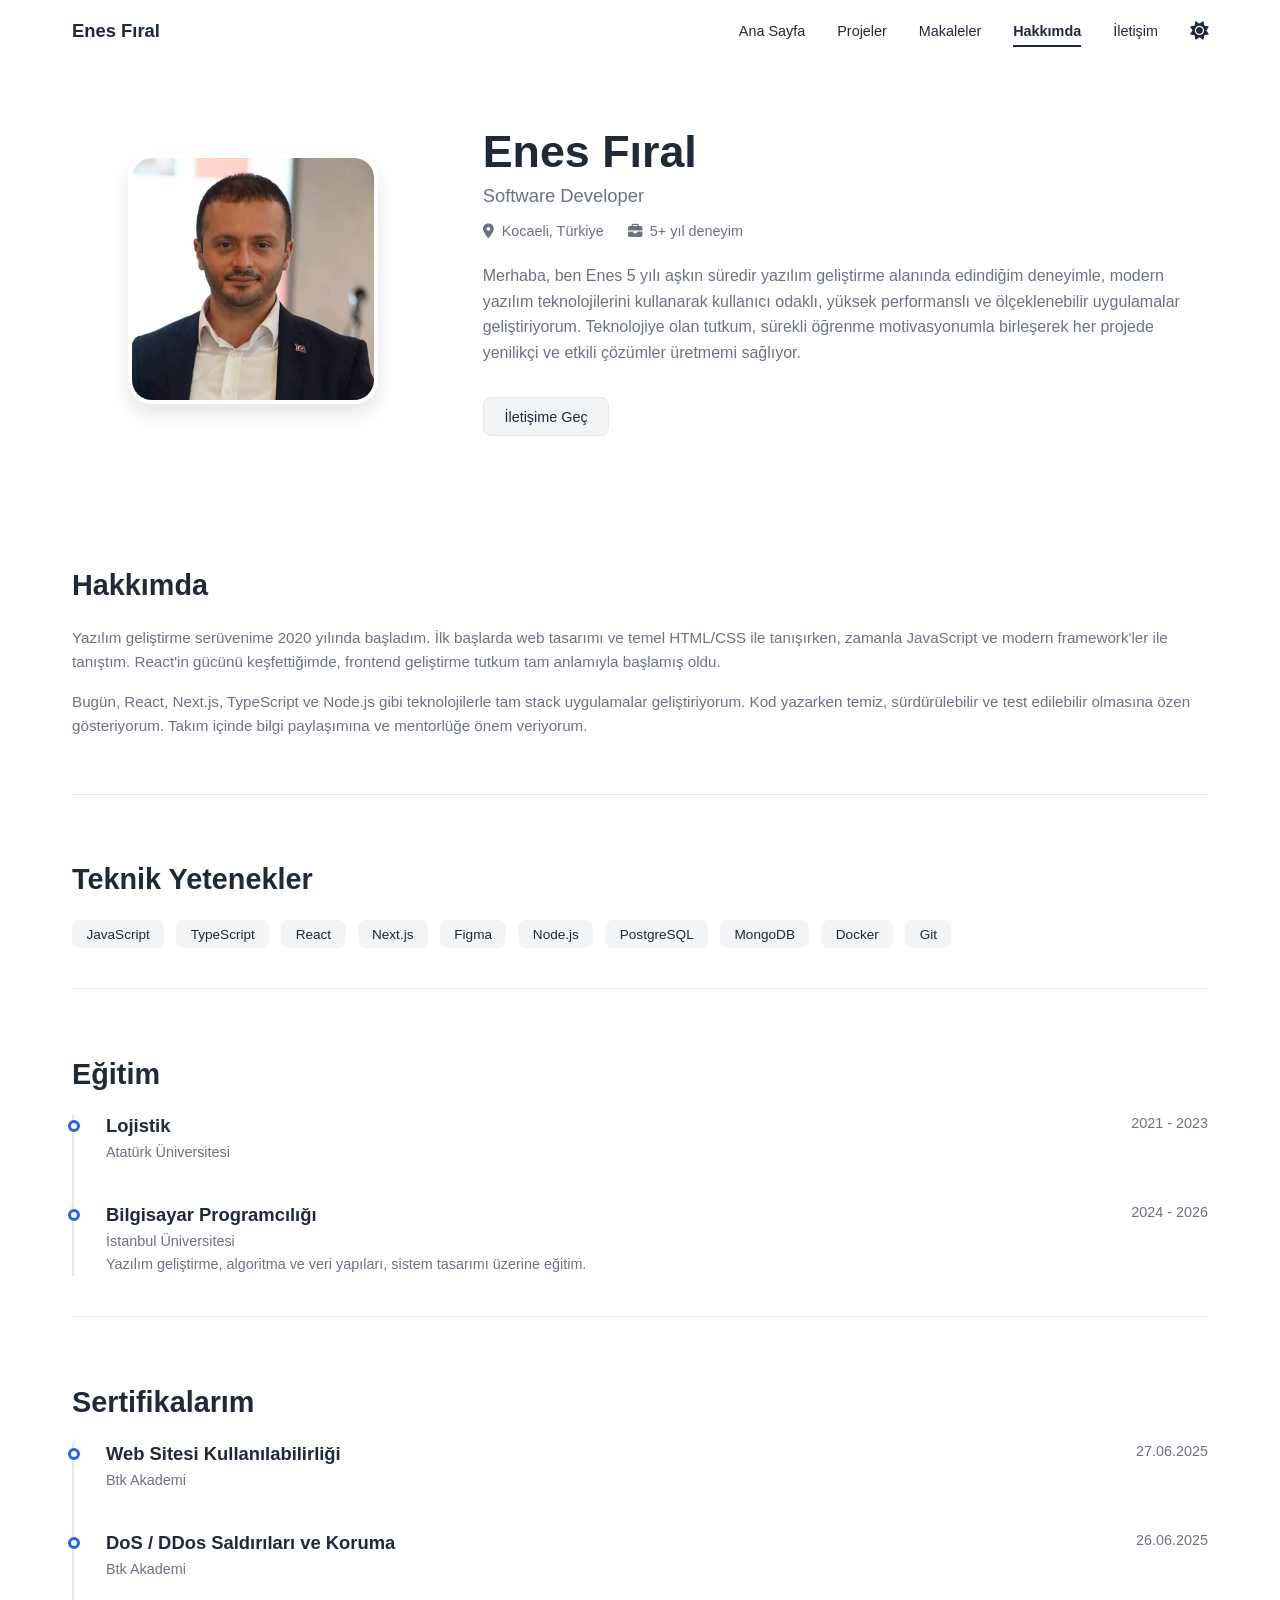
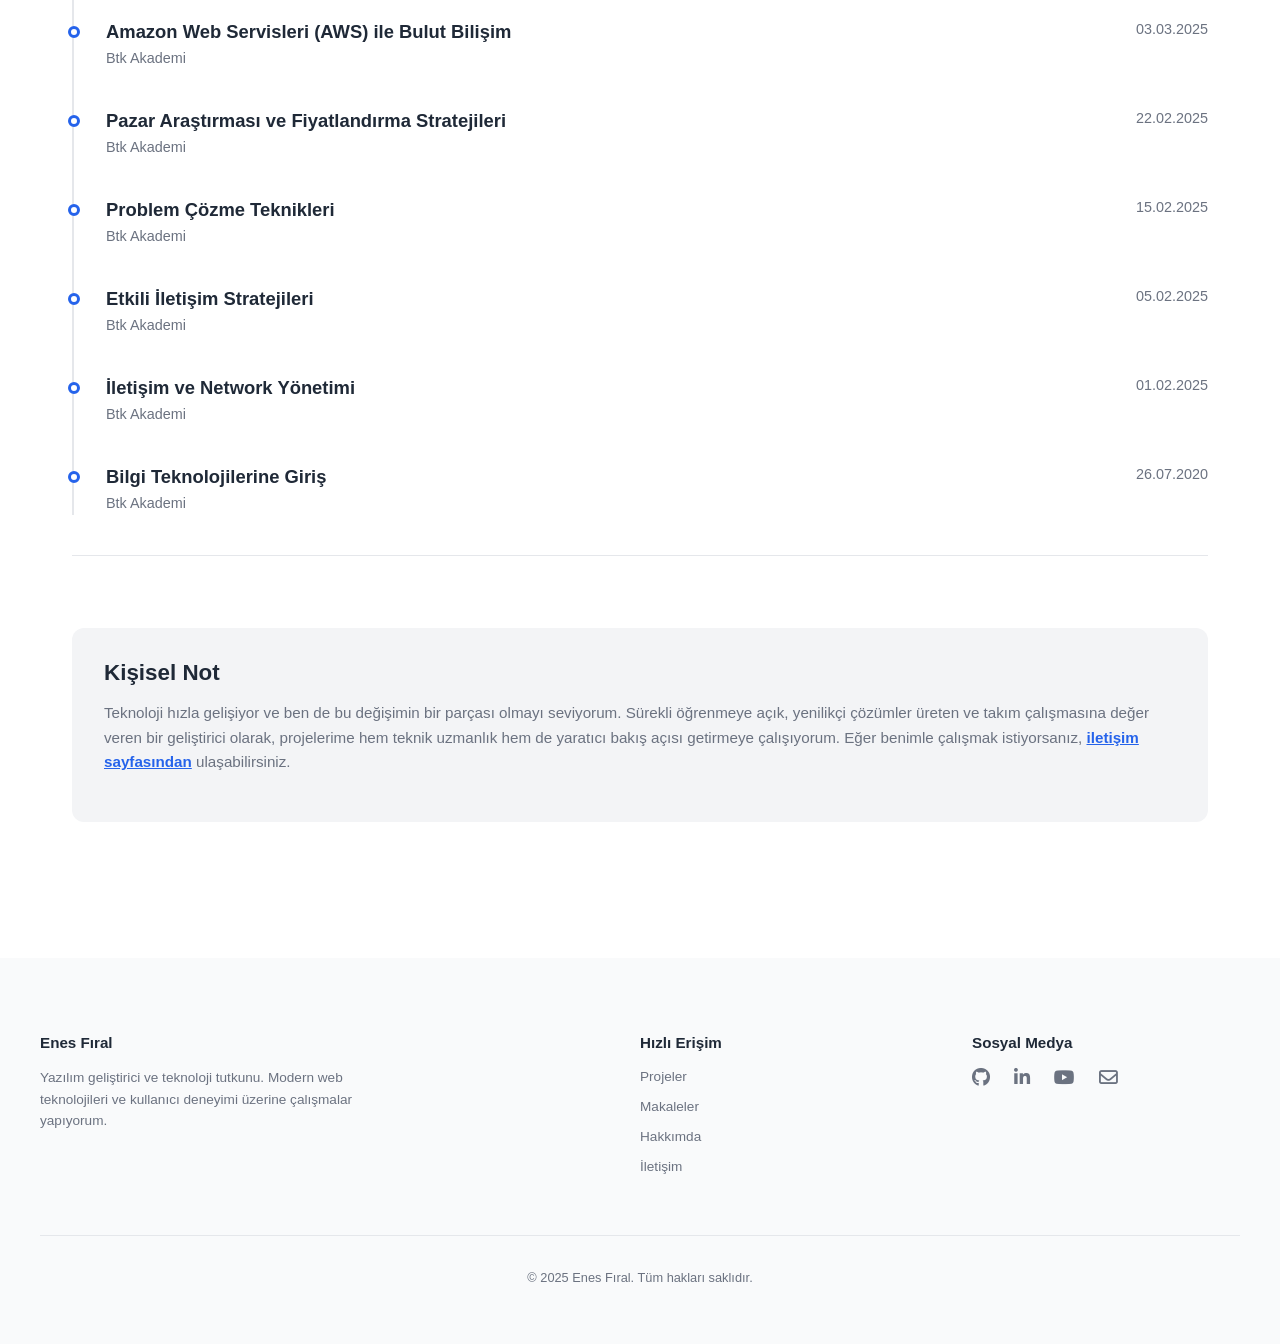
<file: hakkimda.html>
<!doctype html>
<html lang="tr">
  <head>
    <meta charset="UTF-8" />
    <meta name="viewport" content="width=device-width, initial-scale=1.0" />
    <title>Hakkımda - Enes Fıral</title>
    <link rel="stylesheet" href="index.css" />
    <link
      rel="stylesheet"
      href="https://cdnjs.cloudflare.com/ajax/libs/font-awesome/6.5.1/css/all.min.css"
      integrity="sha512-DTOQO9RWCH3ppGqcWaEA1BIZOC6xxalwEsw9c2QQeAIftl+Vegovlnee1c9QX4TctnWMn13TZye+giMm8e2LwA=="
      crossorigin="anonymous"
      referrerpolicy="no-referrer"
    />
  </head>
  <body>
    <header class="app-header">
      <div class="container header-content">
        <a href="index.html" class="logo">Enes Fıral</a>
        <div class="header-right">
            <nav class="main-nav">
              <ul>
                <li><a href="index.html">Ana Sayfa</a></li>
                <li><a href="projeler.html">Projeler</a></li>
                <li><a href="makaleler.html">Makaleler</a></li>
                <li><a href="hakkimda.html" class="active">Hakkımda</a></li>
                <li><a href="iletisim.html">İletişim</a></li>
              </ul>
            </nav>
            <button class="theme-toggle" aria-label="Toggle theme">
              <i class="fa-solid fa-sun"></i>
              <i class="fa-solid fa-moon"></i>
            </button>
            <button class="hamburger-menu" aria-label="Toggle menu">
                <i class="fa-solid fa-bars"></i>
            </button>
        </div>
      </div>
    </header>

    <div class="container">
      <main>
        <section class="page-content" style="padding-top: 4rem;">
            <div class="about-intro">
                <div class="profile-picture-wrapper">
                    <img src="enes.png" alt="Enes Fıral" class="profile-picture">
                </div>
                <div class="about-intro-text">
                    <h1>Enes Fıral</h1>
                    <h2>Software Developer</h2>
                    <div class="intro-meta">
                        <span><i class="fa-solid fa-location-dot"></i> Kocaeli, Türkiye</span>
                        <span><i class="fa-solid fa-briefcase"></i> 5+ yıl deneyim</span>
                    </div>
                    <p>Merhaba, ben Enes 5 yılı aşkın süredir yazılım geliştirme alanında 
                      edindiğim deneyimle, modern yazılım teknolojilerini kullanarak kullanıcı odaklı,
                       yüksek performanslı ve ölçeklenebilir uygulamalar geliştiriyorum.
                       Teknolojiye olan tutkum, sürekli öğrenme motivasyonumla birleşerek
                        her projede yenilikçi ve etkili çözümler üretmemi sağlıyor.</p>
                    <div class="intro-buttons">
                        <!-- <a href="#" class="btn btn-primary"><i class="fa-solid fa-download"></i> CV İndir</a> -->
                        <a href="iletisim.html" class="btn btn-secondary">İletişime Geç</a>
                    </div>
                </div>
            </div>

            <section class="about-section">
                <h3 class="section-title">Hakkımda</h3>
                <p>Yazılım geliştirme serüvenime 2020 yılında başladım. İlk başlarda web tasarımı ve temel HTML/CSS ile tanışırken, zamanla JavaScript ve modern framework'ler ile tanıştım. React'in gücünü keşfettiğimde, frontend geliştirme tutkum tam anlamıyla başlamış oldu.</p>
                <p>Bugün, React, Next.js, TypeScript ve Node.js gibi teknolojilerle tam stack uygulamalar geliştiriyorum. Kod yazarken temiz, sürdürülebilir ve test edilebilir olmasına özen gösteriyorum. Takım içinde bilgi paylaşımına ve mentorlüğe önem veriyorum.</p>
            </section>

            <section class="about-section">
                <h3 class="section-title">Teknik Yetenekler</h3>
                <div class="skills-list">
                    <span class="skill-tag">JavaScript</span>
                    <span class="skill-tag">TypeScript</span>
                    <span class="skill-tag">React</span>
                    <span class="skill-tag">Next.js</span>
                    <span class="skill-tag">Figma</span>
                    <span class="skill-tag">Node.js</span>
                    <span class="skill-tag">PostgreSQL</span>
                    <span class="skill-tag">MongoDB</span>
                    <span class="skill-tag">Docker</span>
                    <span class="skill-tag">Git</span>
                </div>
            </section>

            <!-- <section class="about-section">
                <h3 class="section-title">Deneyim</h3>
                <div class="timeline">
                    <div class="timeline-item">
                        <div class="timeline-content">
                            <h4>Senior Frontend Developer</h4>
                            <p class="timeline-company">Tech Startup Co.</p>
                            <p>React ve Next.js ile modern web uygulamaları geliştirme, takım liderliği ve mentörlük.</p>
                        </div>
                        <div class="timeline-date">2023 - Halen</div>
                    </div>
                    <div class="timeline-item">
                        <div class="timeline-content">
                            <h4>Full Stack Developer</h4>
                            <p class="timeline-company">Digital Agency Ltd.</p>
                            <p>Full-stack web uygulamaları geliştirme, API tasarımı ve veritabanı yönetimi.</p>
                        </div>
                        <div class="timeline-date">2021 - 2023</div>
                    </div>
                    <div class="timeline-item">
                        <div class="timeline-content">
                            <h4>Web Developer</h4>
                            <p class="timeline-company">Freelance</p>
                            <p>Çeşitli müşteriler için web siteleri ve e-ticaret uygulamaları geliştirme.</p>
                        </div>
                        <div class="timeline-date">2019 - 2021</div>
                    </div>
                </div>
            </section> -->

            <section class="about-section">
                <h3 class="section-title">Eğitim</h3>
                <div class="timeline">
                     <div class="timeline-item">
                        <div class="timeline-content">
                            <h4>Lojistik </h4>
                            <p class="timeline-company">Atatürk Üniversitesi</p>
                            
                        </div>
                        <div class="timeline-date">2021 - 2023</div>
                    </div>

                    <div class="timeline-item">
                        <div class="timeline-content">
                            <h4>Bilgisayar Programcılığı </h4>
                            <p class="timeline-company">İstanbul Üniversitesi</p>
                            <p>Yazılım geliştirme, algoritma ve veri yapıları, sistem tasarımı üzerine eğitim.</p>
                        </div>
                        <div class="timeline-date">2024 - 2026</div>
                    </div>

                    
                </div>
            </section>
            <section class="about-section">
                <h3 class="section-title">Sertifikalarım</h3>
                <div class="timeline">
                     <div class="timeline-item">
                        <div class="timeline-content">
                            <h4>Web Sitesi Kullanılabilirliği</h4>
                            <p class="timeline-company">Btk Akademi</p> 
                        </div>
                        <div class="timeline-date">27.06.2025</div>
                    </div>

                    <div class="timeline-item">
                        <div class="timeline-content">
                            <h4>DoS / DDos Saldırıları ve Koruma</h4>
                            <p class="timeline-company">Btk Akademi</p>
                        </div>
                        <div class="timeline-date">26.06.2025</div>
                    </div>

                     <div class="timeline-item">
                        <div class="timeline-content">
                            <h4>Amazon Web Servisleri (AWS) ile Bulut Bilişim</h4>
                            <p class="timeline-company">Btk Akademi</p>
                        </div>
                        <div class="timeline-date">03.03.2025</div>
                    </div>

                     <div class="timeline-item">
                        <div class="timeline-content">
                            <h4>Pazar Araştırması ve Fiyatlandırma Stratejileri</h4>
                            <p class="timeline-company">Btk Akademi</p>
                        </div>
                        <div class="timeline-date">22.02.2025</div>
                    </div>

                     <div class="timeline-item">
                        <div class="timeline-content">
                            <h4>Problem Çözme Teknikleri</h4>
                            <p class="timeline-company">Btk Akademi</p>
                        </div>
                        <div class="timeline-date">15.02.2025</div>
                    </div>

                    <div class="timeline-item">
                        <div class="timeline-content">
                            <h4>Etkili İletişim Stratejileri</h4>
                            <p class="timeline-company">Btk Akademi</p>
                        </div>
                        <div class="timeline-date">05.02.2025</div>
                    </div>

                    <div class="timeline-item">
                        <div class="timeline-content">
                            <h4>İletişim ve Network Yönetimi</h4>
                            <p class="timeline-company">Btk Akademi</p>
                        </div>
                        <div class="timeline-date">01.02.2025</div>
                    </div>

                    <div class="timeline-item">
                        <div class="timeline-content">
                            <h4>Bilgi Teknolojilerine Giriş</h4>
                            <p class="timeline-company">Btk Akademi</p>
                        </div>
                        <div class="timeline-date">26.07.2020</div>
                    </div>
                    
                </div>
            </section>

            <section class="about-section">
                <div class="personal-note">
                     <h3>Kişisel Not</h3>
                     <p>Teknoloji hızla gelişiyor ve ben de bu değişimin bir parçası olmayı seviyorum. Sürekli öğrenmeye açık, yenilikçi çözümler üreten ve takım çalışmasına değer veren bir geliştirici olarak, projelerime hem teknik uzmanlık hem de yaratıcı bakış açısı getirmeye çalışıyorum. Eğer benimle çalışmak istiyorsanız, <a href="iletisim.html">iletişim sayfasından</a> ulaşabilirsiniz.</p>
                </div>
            </section>
        </section>
      </main>
    </div>

    <footer class="app-footer">
      <div class="footer-columns">
        <div class="footer-column about">
          <h4>Enes Fıral</h4>
          <p>
            Yazılım geliştirici ve teknoloji tutkunu. Modern web
            teknolojileri ve kullanıcı deneyimi üzerine çalışmalar yapıyorum.
          </p>
        </div>
        <div class="footer-column links">
          <h4>Hızlı Erişim</h4>
          <ul>
            <li><a href="projeler.html">Projeler</a></li>
            <li><a href="makaleler.html">Makaleler</a></li>
            <li><a href="hakkimda.html">Hakkımda</a></li>
            <li><a href="iletisim.html">İletişim</a></li>
          </ul>
        </div>
        <div class="footer-column social">
          <h4>Sosyal Medya</h4>
          <div class="social-icons">
            <a href="https://github.com/enesfiral9" target="_blank" aria-label="GitHub"><i class="fa-brands fa-github"></i></a>
            <a href="https://www.linkedin.com/in/enes-firal-462aa41b5/" target="_blank" aria-label="LinkedIn"><i class="fa-brands fa-linkedin-in"></i></a>
            <a href="#" aria-label="YouTube"><i class="fa-brands fa-youtube"></i></a>
            <a href="#" aria-label="Email"><i class="fa-regular fa-envelope"></i></a>
          </div>
        </div>
      </div>
      <div class="footer-bottom">
        <p>© 2025 Enes Fıral. Tüm hakları saklıdır.</p>
      </div>
    </footer>

    <script type="module">
      const themeToggle = document.querySelector('.theme-toggle');
      const body = document.body;

      const setTheme = (theme) => {
        if (theme === 'dark') {
          body.classList.add('dark-mode');
        } else {
          body.classList.remove('dark-mode');
        }
        localStorage.setItem('theme', theme);
      };

      themeToggle.addEventListener('click', () => {
        const isDarkMode = body.classList.contains('dark-mode');
        setTheme(isDarkMode ? 'light' : 'dark');
      });

      // On page load, set the theme based on saved preference or system setting
      const savedTheme = localStorage.getItem('theme');
      const prefersDark = window.matchMedia && window.matchMedia('(prefers-color-scheme: dark)').matches;

      if (savedTheme) {
        setTheme(savedTheme);
      } else if (prefersDark) {
        setTheme('dark');
      } else {
        setTheme('light'); // default to light
      }

      // Sticky header on scroll
      const header = document.querySelector('.app-header');
      window.addEventListener('scroll', () => {
        if (window.scrollY > 10) {
          header.classList.add('scrolled');
        } else {
          header.classList.remove('scrolled');
        }
      });
      
      // Hamburger menu toggle
      const hamburger = document.querySelector('.hamburger-menu');
      hamburger.addEventListener('click', () => {
        body.classList.toggle('mobile-nav-open');
      });
    </script>
  </body>
</html>
</file>
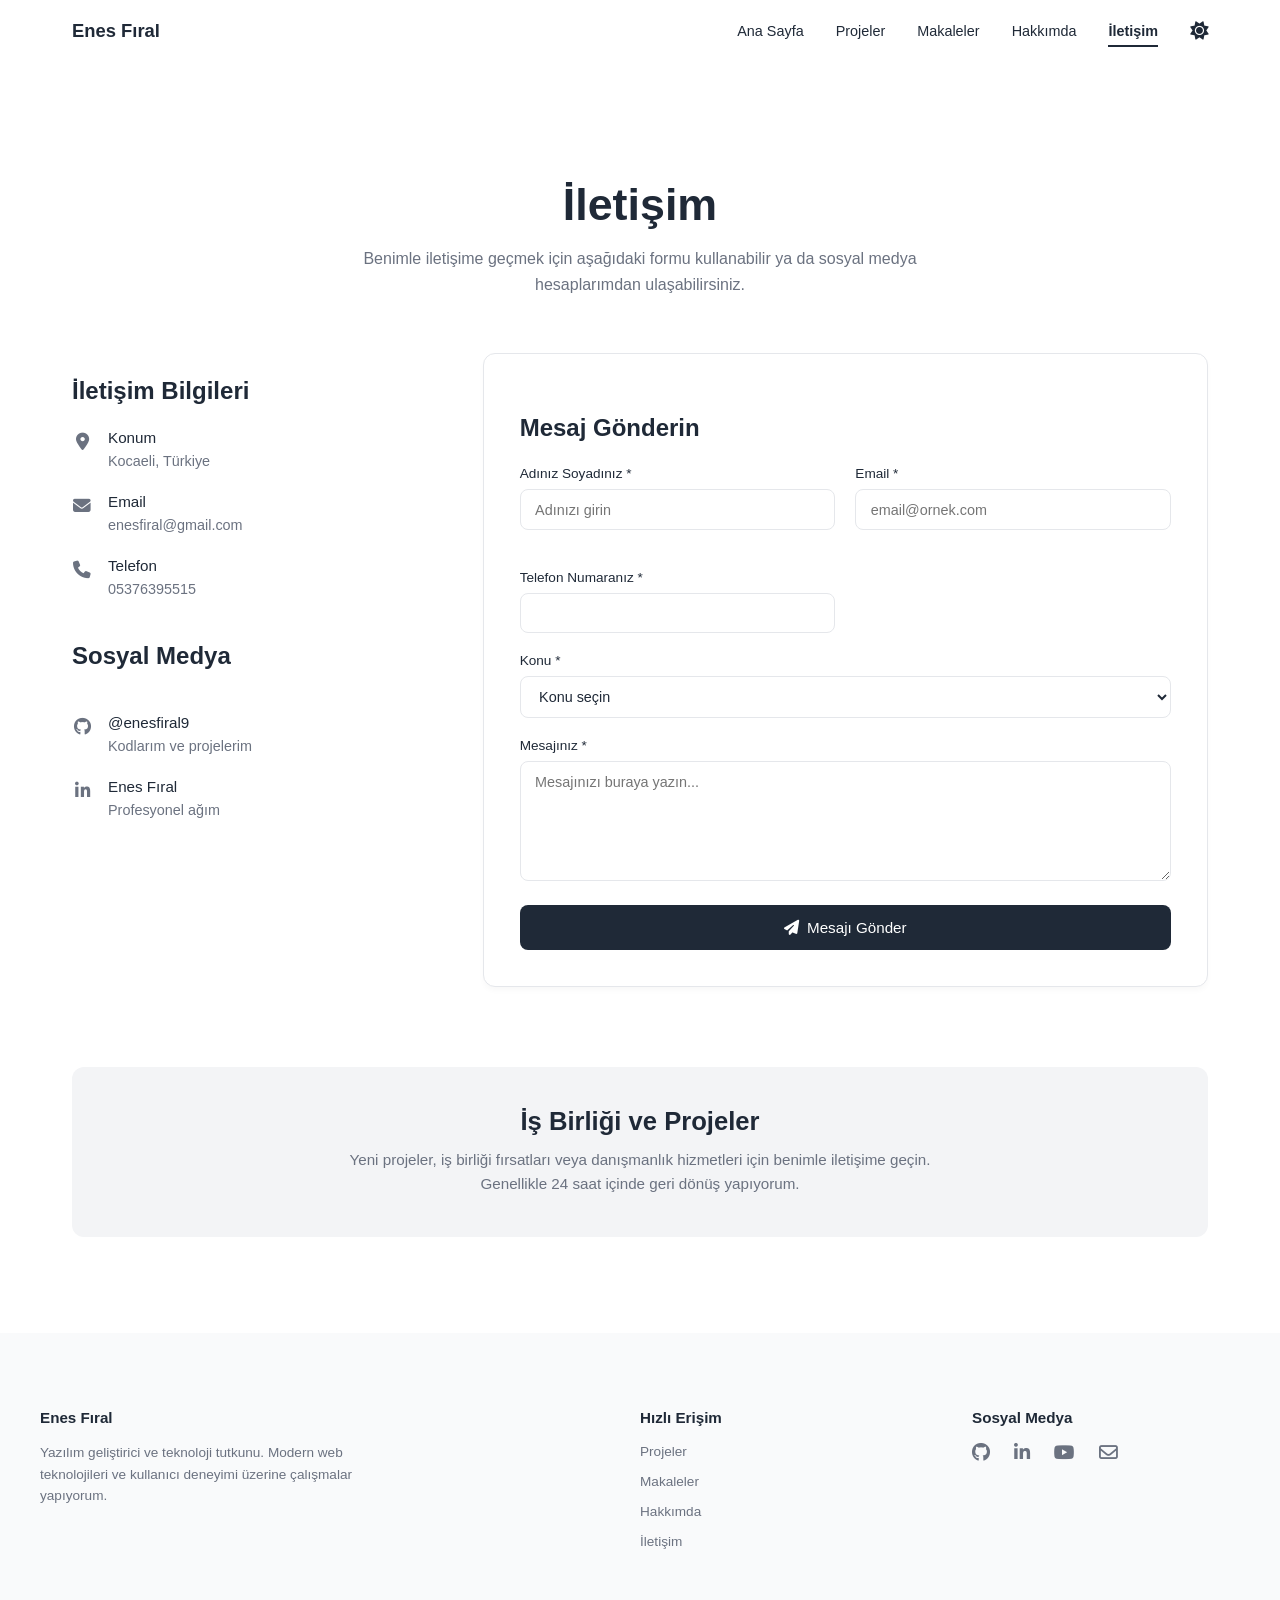
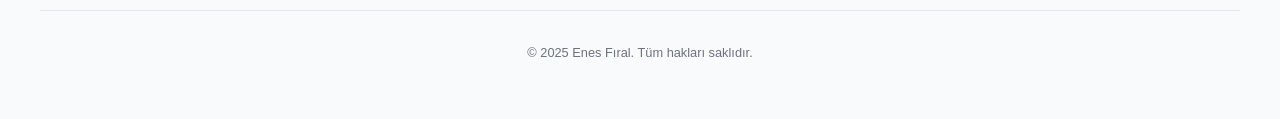
<file: iletisim.html>
<!doctype html>
<html lang="tr">
  <head>
    <meta charset="UTF-8" />
    <meta name="viewport" content="width=device-width, initial-scale=1.0" />
    <title>İletişim - Enes Fıral</title>
    <link rel="stylesheet" href="index.css" />
    <link
      rel="stylesheet"
      href="https://cdnjs.cloudflare.com/ajax/libs/font-awesome/6.5.1/css/all.min.css"
      integrity="sha512-DTOQO9RWCH3ppGqcWaEA1BIZOC6xxalwEsw9c2QQeAIftl+Vegovlnee1c9QX4TctnWMn13TZye+giMm8e2LwA=="
      crossorigin="anonymous"
      referrerpolicy="no-referrer"
    />
  </head>
  <body>
    <header class="app-header">
      <div class="container header-content">
        <a href="index.html" class="logo">Enes Fıral</a>
        <div class="header-right">
            <nav class="main-nav">
              <ul>
                <li><a href="index.html">Ana Sayfa</a></li>
                <li><a href="projeler.html">Projeler</a></li>
                <li><a href="makaleler.html">Makaleler</a></li>
                <li><a href="hakkimda.html">Hakkımda</a></li>
                <li><a href="iletisim.html" class="active">İletişim</a></li>
              </ul>
            </nav>
            <button class="theme-toggle" aria-label="Toggle theme">
              <i class="fa-solid fa-sun"></i>
              <i class="fa-solid fa-moon"></i>
            </button>
            <button class="hamburger-menu" aria-label="Toggle menu">
                <i class="fa-solid fa-bars"></i>
            </button>
        </div>
      </div>
    </header>

    <div class="container">
      <main>
        <section class="page-content">
          <h1 class="page-title">İletişim</h1>
          <p>
            Benimle iletişime geçmek için aşağıdaki formu kullanabilir ya da sosyal medya hesaplarımdan ulaşabilirsiniz.
          </p>
          
          <div class="contact-layout">
            <div class="contact-details">
              <div class="contact-info-block">
                <h3>İletişim Bilgileri</h3>
                <div class="contact-item">
                  <i class="fa-solid fa-location-dot"></i>
                  <div class="contact-item-text">
                    <h4>Konum</h4>
                    <p>Kocaeli, Türkiye</p>
                  </div>
                </div>
                <div class="contact-item">
                  <i class="fa-solid fa-envelope"></i>
                  <div class="contact-item-text">
                    <h4>Email</h4>
                    <p>enesfiral@gmail.com</p>
                  </div>
                </div>
                 <div class="contact-item">
                  <i class="fa-solid fa-phone"></i>
                  <div class="contact-item-text">
                    <h4>Telefon</h4>
                    <p>05376395515</p>
                  </div>
                </div>
              </div>
              <div class="contact-info-block">
                <h3>Sosyal Medya</h3>
                <div class="contact-item">
                  
                </div>
                <div class="contact-item">
                  <i class="fa-brands fa-github"></i>
                  <div class="contact-item-text">
                    <a href= "https://github.com/enesfiral9"target="_blank" rel="noopener noreferrer"><h4>@enesfiral9</h4></a>
                    <p>Kodlarım ve projelerim</p>
                  </div>
                </div>
                <div class="contact-item">
                  <i class="fa-brands fa-linkedin-in"></i>
                  <div class="contact-item-text">
                    <a href="https://www.linkedin.com/in/enes-firal-462aa41b5/" target="_blank" rel="noopener noreferrer"><h4>Enes Fıral</h4></a>
                    
                    <p>Profesyonel ağım</p>
                  </div>
                </div>
              </div>
            </div>
            <div class="contact-form-container">
              <h3>Mesaj Gönderin</h3>
              <form class="contact-form" action="https://formspree.io/f/xyzdldbk" method="POST">
                <div class="form-grid">
                  <div class="form-group">
                    <label for="name">Adınız Soyadınız *</label>
                    <input type="text" id="name" name="name" placeholder="Adınızı girin" required>
                  </div>
                  <div class="form-group">
                    <label for="email">Email *</label>
                    <input type="email" id="email" name="email" placeholder="email@ornek.com" required>
                  </div>
                  <div class="form-group">
                    <label for="email">Telefon Numaranız *</label>
                    <input type="phone" id="phone" name="phone" placeholder=""  required>
                  </div>
                </div>
                <div class="form-group">
                  <label for="subject">Konu *</label>
                  <select id="subject" name="subject" required>
                    <option value="" disabled selected>Konu seçin</option>
                    <option value="is-birligi">İş Birliği</option>
                    <option value="proje-teklifi">Proje Teklifi</option>
                    <option value="danismanlik">Danışmanlık</option>
                    <option value="diger">Diğer</option>
                  </select>
                </div>
                <div class="form-group">
                  <label for="message">Mesajınız *</label>
                  <textarea id="message" name="message" placeholder="Mesajınızı buraya yazın..." required></textarea>
                </div>
                
                <button type="submit" class="btn btn-primary btn-submit" >
                  <i class="fa-solid fa-paper-plane"></i> Mesajı Gönder
                </button>
              </form>
              
            </div>
          </div>

          <div class="cta-box">
            <h3>İş Birliği ve Projeler</h3>
            <p>Yeni projeler, iş birliği fırsatları veya danışmanlık hizmetleri için benimle iletişime geçin. Genellikle 24 saat içinde geri dönüş yapıyorum.</p>
          </div>

        </section>
      </main>
    </div>

    <footer class="app-footer">
      <div class="footer-columns">
        <div class="footer-column about">
          <h4>Enes Fıral</h4>
          <p>
            Yazılım geliştirici ve teknoloji tutkunu. Modern web
            teknolojileri ve kullanıcı deneyimi üzerine çalışmalar yapıyorum.
          </p>
        </div>
        <div class="footer-column links">
          <h4>Hızlı Erişim</h4>
          <ul>
            <li><a href="projeler.html">Projeler</a></li>
            <li><a href="makaleler.html">Makaleler</a></li>
            <li><a href="hakkimda.html">Hakkımda</a></li>
            <li><a href="iletisim.html">İletişim</a></li>
          </ul>
        </div>
        <div class="footer-column social">
          <h4>Sosyal Medya</h4>
          <div class="social-icons">
            <a href="#" aria-label="GitHub"><i class="fa-brands fa-github"></i></a>
            <a href="#" aria-label="LinkedIn"><i class="fa-brands fa-linkedin-in"></i></a>
            <a href="#" aria-label="YouTube"><i class="fa-brands fa-youtube"></i></a>
            <a href="#" aria-label="Email"><i class="fa-regular fa-envelope"></i></a>
          </div>
        </div>
      </div>
      <div class="footer-bottom">
        <p>© 2025 Enes Fıral. Tüm hakları saklıdır.</p>
      </div>
    </footer>

    <script type="module">
      const themeToggle = document.querySelector('.theme-toggle');
      const body = document.body;

      const setTheme = (theme) => {
        if (theme === 'dark') {
          body.classList.add('dark-mode');
        } else {
          body.classList.remove('dark-mode');
        }
        localStorage.setItem('theme', theme);
      };

      themeToggle.addEventListener('click', () => {
        const isDarkMode = body.classList.contains('dark-mode');
        setTheme(isDarkMode ? 'light' : 'dark');
      });

      // On page load, set the theme based on saved preference or system setting
      const savedTheme = localStorage.getItem('theme');
      const prefersDark = window.matchMedia && window.matchMedia('(prefers-color-scheme: dark)').matches;

      if (savedTheme) {
        setTheme(savedTheme);
      } else if (prefersDark) {
        setTheme('dark');
      } else {
        setTheme('light'); // default to light
      }

      // Sticky header on scroll
      const header = document.querySelector('.app-header');
      window.addEventListener('scroll', () => {
        if (window.scrollY > 10) {
          header.classList.add('scrolled');
        } else {
          header.classList.remove('scrolled');
        }
      });
      
      // Hamburger menu toggle
      const hamburger = document.querySelector('.hamburger-menu');
      hamburger.addEventListener('click', () => {
        body.classList.toggle('mobile-nav-open');
      });
    </script>
  </body>
</html>
</file>
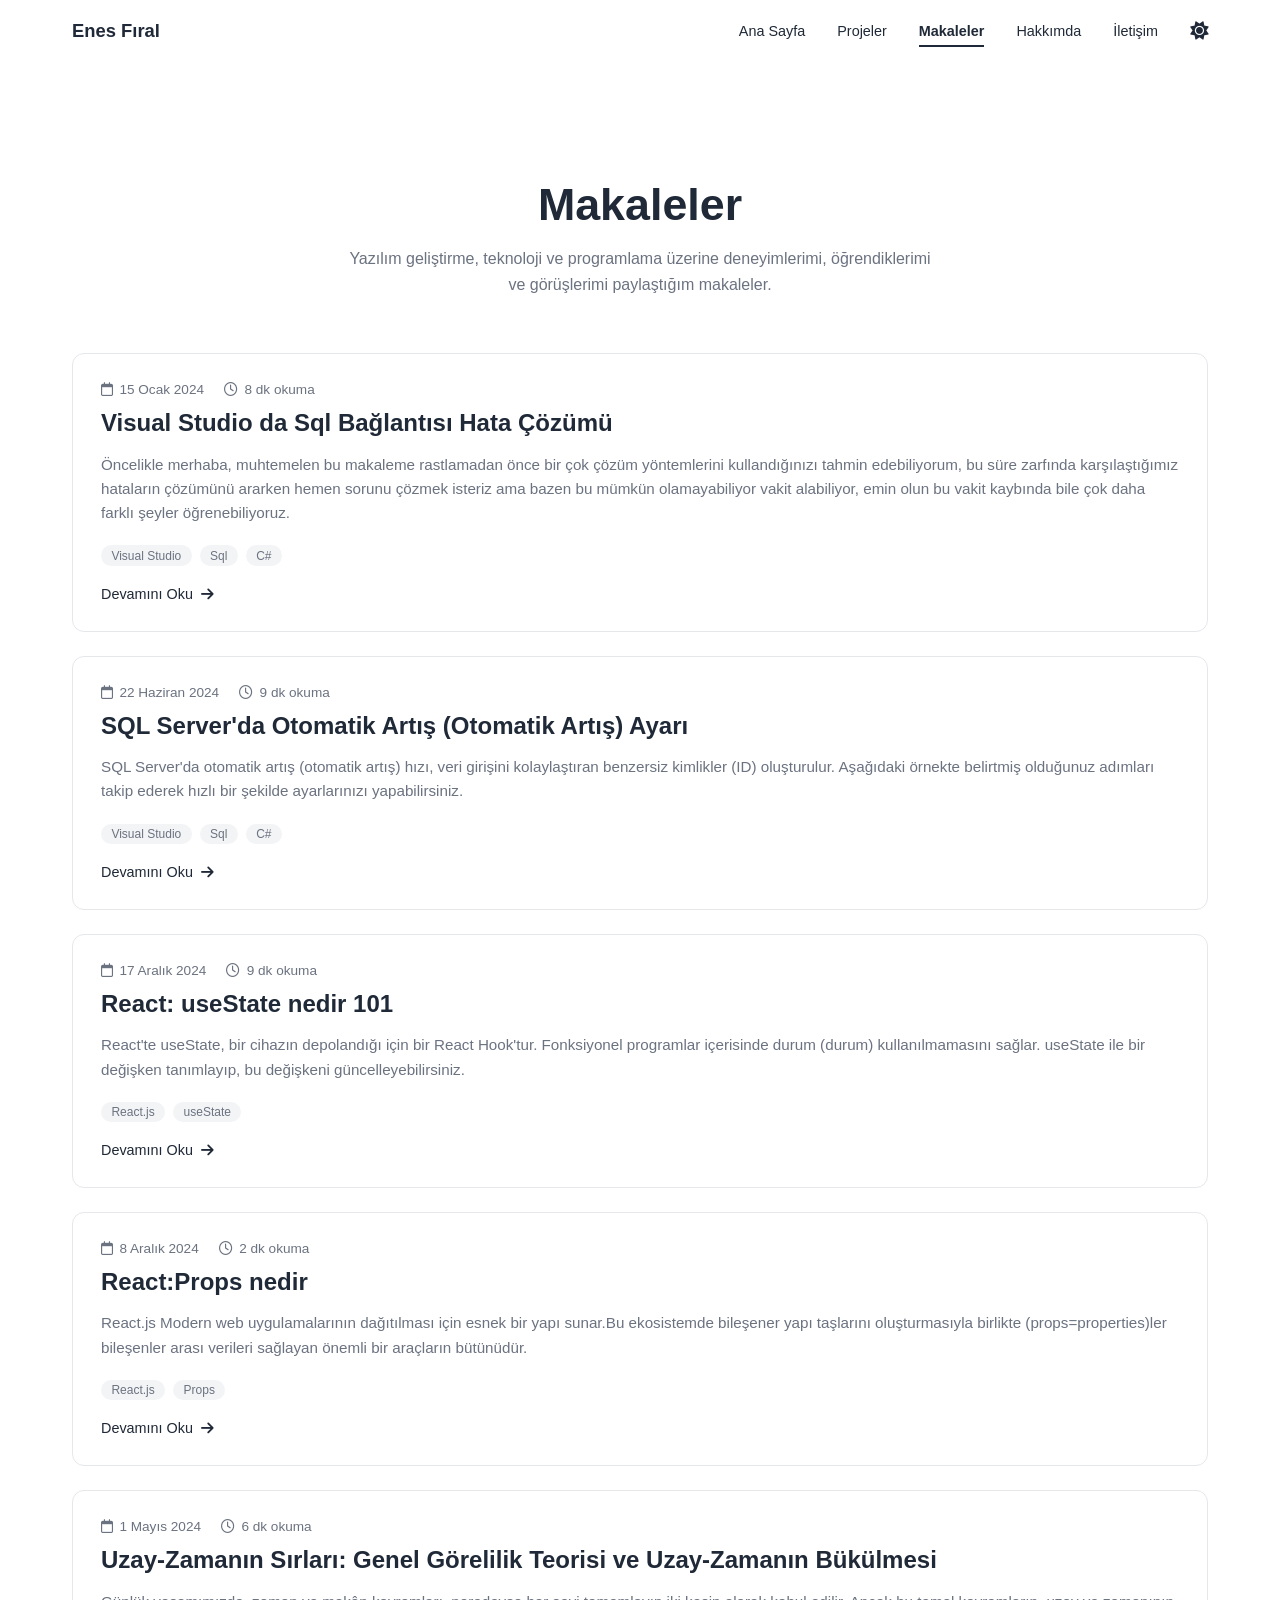
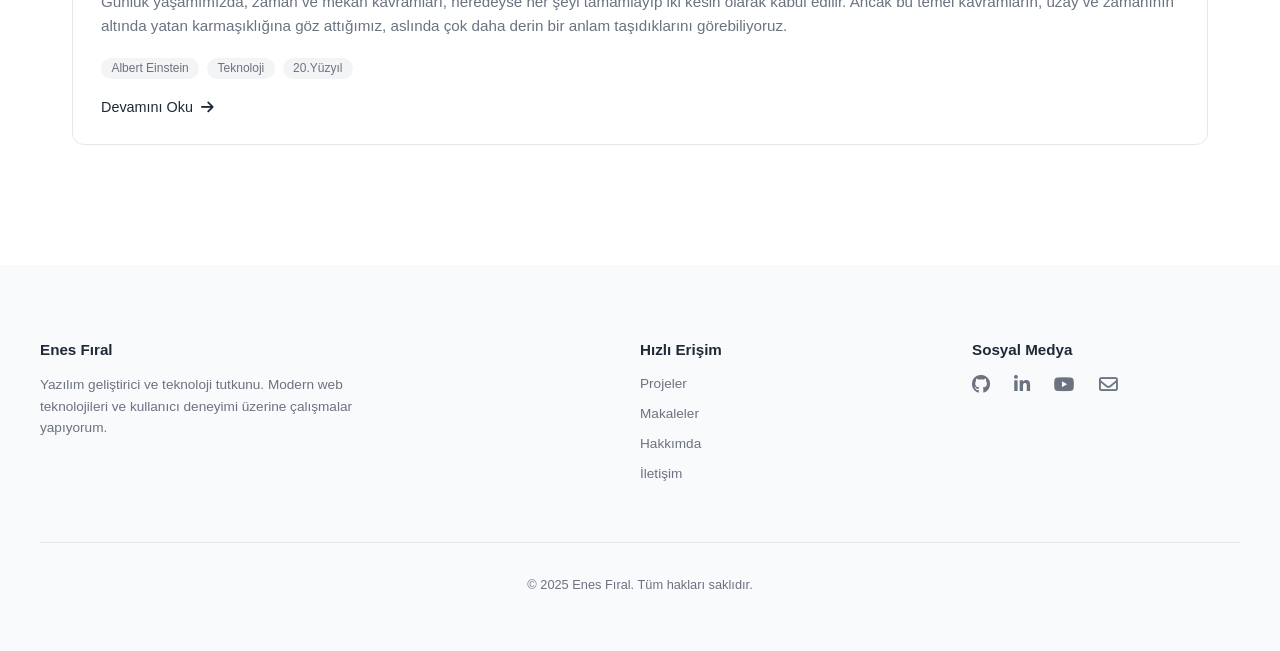
<file: makaleler.html>
<!doctype html>
<html lang="tr">
  <head>
    <meta charset="UTF-8" />
    <meta name="viewport" content="width=device-width, initial-scale=1.0" />
    <title>Makaleler - Enes Fıral</title>
    <link rel="stylesheet" href="index.css" />
    <link
      rel="stylesheet"
      href="https://cdnjs.cloudflare.com/ajax/libs/font-awesome/6.5.1/css/all.min.css"
      integrity="sha512-DTOQO9RWCH3ppGqcWaEA1BIZOC6xxalwEsw9c2QQeAIftl+Vegovlnee1c9QX4TctnWMn13TZye+giMm8e2LwA=="
      crossorigin="anonymous"
      referrerpolicy="no-referrer"
    />
  </head>
  <body>
    <header class="app-header">
      <div class="container header-content">
        <a href="index.html" class="logo">Enes Fıral</a>
        <div class="header-right">
            <nav class="main-nav">
              <ul>
                <li><a href="index.html">Ana Sayfa</a></li>
                <li><a href="projeler.html">Projeler</a></li>
                <li><a href="makaleler.html" class="active">Makaleler</a></li>
                <li><a href="hakkimda.html">Hakkımda</a></li>
                <li><a href="iletisim.html">İletişim</a></li>
              </ul>
            </nav>
            <button class="theme-toggle" aria-label="Toggle theme">
              <i class="fa-solid fa-sun"></i>
              <i class="fa-solid fa-moon"></i>
            </button>
            <button class="hamburger-menu" aria-label="Toggle menu">
                <i class="fa-solid fa-bars"></i>
            </button>
        </div>
      </div>
    </header>

    <div class="container">
      <main>
        <section class="page-content">
          <h1 class="page-title">Makaleler</h1>
          <p>
            Yazılım geliştirme, teknoloji ve programlama üzerine deneyimlerimi, öğrendiklerimi ve görüşlerimi paylaştığım makaleler.
          </p>

          <!-- <h2 class="section-subtitle">Öne Çıkan Makaleler</h2> -->
          
          <div class="article-card">
            <div class="article-meta">
              <span><i class="fa-regular fa-calendar"></i> 15 Ocak 2024</span>
              <span><i class="fa-regular fa-clock"></i> 8 dk okuma</span>
              <!-- <span><i class="fa-solid fa-tag"></i> Next.js</span> -->
            </div>
            <h3>Visual Studio da Sql Bağlantısı Hata Çözümü</h3>
            <p>Öncelikle merhaba, muhtemelen bu makaleme rastlamadan önce bir çok çözüm yöntemlerini kullandığınızı tahmin edebiliyorum, bu süre zarfında karşılaştığımız hataların çözümünü ararken hemen sorunu çözmek isteriz ama bazen bu mümkün olamayabiliyor vakit alabiliyor, emin olun bu vakit kaybında bile çok daha farklı şeyler öğrenebiliyoruz.</p>
            <div class="article-tags">
              <span class="article-tag">Visual Studio</span>
              <span class="article-tag">Sql</span>
              <span class="article-tag">C#</span>
              
            </div>
            <a href="https://medium.com/p/2a477dec329e" target="_blank" class="article-read-more">Devamını Oku <i class="fa-solid fa-arrow-right" ></i></a>
          </div>

          <div class="article-card">
            <div class="article-meta">
              <span><i class="fa-regular fa-calendar"></i> 22 Haziran 2024</span>
              <span><i class="fa-regular fa-clock"></i> 9 dk okuma</span>
              <!-- <span><i class="fa-solid fa-tag"></i> Next.js</span> -->
            </div>
            <h3>SQL Server'da Otomatik Artış (Otomatik Artış) Ayarı</h3>
            <p>SQL Server'da otomatik artış (otomatik artış) hızı, veri girişini kolaylaştıran benzersiz kimlikler (ID) oluşturulur.

Aşağıdaki örnekte belirtmiş olduğunuz adımları takip ederek hızlı bir şekilde ayarlarınızı yapabilirsiniz.</p>
            <div class="article-tags">
              <span class="article-tag">Visual Studio</span>
              <span class="article-tag">Sql</span>
              <span class="article-tag">C#</span>
              
            </div>
            <a href="https://medium.com/p/ce9121269947" target="_blank" class="article-read-more">Devamını Oku <i class="fa-solid fa-arrow-right" ></i></a>
          </div>

          <div class="article-card">
            <div class="article-meta">
              <span><i class="fa-regular fa-calendar"></i> 17 Aralık 2024</span>
              <span><i class="fa-regular fa-clock"></i> 9 dk okuma</span>
              <!-- <span><i class="fa-solid fa-tag"></i> Next.js</span> -->
            </div>
            <h3>React: useState nedir 101</h3>
            <p>React'te useState, bir cihazın depolandığı için bir React Hook'tur. Fonksiyonel programlar içerisinde durum (durum) kullanılmamasını sağlar. useState ile bir değişken tanımlayıp, bu değişkeni güncelleyebilirsiniz.</p>
            <div class="article-tags">
              <span class="article-tag">React.js</span>
              <span class="article-tag">useState</span>
              
              
            </div>
            <a href="https://medium.com/@enesfiral/react-usestate-nedir-101-255f56944b7e" target="_blank" class="article-read-more">Devamını Oku <i class="fa-solid fa-arrow-right" ></i></a>
          </div>

          <div class="article-card">
            <div class="article-meta">
              <span><i class="fa-regular fa-calendar"></i>8 Aralık 2024</span>
              <span><i class="fa-regular fa-clock"></i> 2 dk okuma</span>
              <!-- <span><i class="fa-solid fa-tag"></i> Next.js</span> -->
            </div>
            <h3>React:Props nedir</h3>
            <p>React.js Modern web uygulamalarının dağıtılması için esnek bir yapı sunar.Bu ekosistemde bileşener yapı taşlarını oluşturmasıyla birlikte (props=properties)ler bileşenler arası verileri sağlayan önemli bir araçların bütünüdür.</p>
            <div class="article-tags">
              <span class="article-tag">React.js</span>
              <span class="article-tag">Props</span>
              
              
            </div>
            <a href="https://medium.com/@enesfiral/react-props-nedir-7936cd4bd520" target="_blank" class="article-read-more">Devamını Oku <i class="fa-solid fa-arrow-right" ></i></a>
          </div>

           <div class="article-card">
            <div class="article-meta">
              <span><i class="fa-regular fa-calendar"></i>1 Mayıs 2024</span>
              <span><i class="fa-regular fa-clock"></i> 6 dk okuma</span>
              <!-- <span><i class="fa-solid fa-tag"></i> Next.js</span> -->
            </div>
            <h3>Uzay-Zamanın Sırları: Genel Görelilik Teorisi ve Uzay-Zamanın Bükülmesi</h3>
            <p>Günlük yaşamımızda, zaman ve mekân kavramları, neredeyse her şeyi tamamlayıp iki kesin olarak kabul edilir. Ancak bu temel kavramların, uzay ve zamanının altında yatan karmaşıklığına göz attığımız, aslında çok daha derin bir anlam taşıdıklarını görebiliyoruz. </p>
            <div class="article-tags">
              <span class="article-tag">Albert Einstein</span>
              <span class="article-tag">Teknoloji</span>
              <span class="article-tag">20.Yüzyıl</span>
              
            </div>
            <a href="https://medium.com/@enesfiral/uzay-zamanın-sırları-genel-görelilik-teorisi-ve-uzay-zamanın-bükülmesi-5f374bf3e00a" target="_blank" class="article-read-more">Devamını Oku <i class="fa-solid fa-arrow-right" ></i></a>
          </div>

        </section>
      </main>
    </div>

    <footer class="app-footer">
      <div class="footer-columns">
        <div class="footer-column about">
          <h4>Enes Fıral</h4>
          <p>
            Yazılım geliştirici ve teknoloji tutkunu. Modern web
            teknolojileri ve kullanıcı deneyimi üzerine çalışmalar yapıyorum.
          </p>
        </div>
        <div class="footer-column links">
          <h4>Hızlı Erişim</h4>
          <ul>
            <li><a href="projeler.html">Projeler</a></li>
            <li><a href="makaleler.html">Makaleler</a></li>
            <li><a href="hakkimda.html">Hakkımda</a></li>
            <li><a href="iletisim.html">İletişim</a></li>
          </ul>
        </div>
        <div class="footer-column social">
          <h4>Sosyal Medya</h4>
          <div class="social-icons">
            <a href="#" aria-label="GitHub"><i class="fa-brands fa-github"></i></a>
            <a href="#" aria-label="LinkedIn"><i class="fa-brands fa-linkedin-in"></i></a>
            <a href="#" aria-label="YouTube"><i class="fa-brands fa-youtube"></i></a>
            <a href="#" aria-label="Email"><i class="fa-regular fa-envelope"></i></a>
          </div>
        </div>
      </div>
      <div class="footer-bottom">
        <p>© 2025 Enes Fıral. Tüm hakları saklıdır.</p>
      </div>
    </footer>

    <script type="module">
      const themeToggle = document.querySelector('.theme-toggle');
      const body = document.body;

      const setTheme = (theme) => {
        if (theme === 'dark') {
          body.classList.add('dark-mode');
        } else {
          body.classList.remove('dark-mode');
        }
        localStorage.setItem('theme', theme);
      };

      themeToggle.addEventListener('click', () => {
        const isDarkMode = body.classList.contains('dark-mode');
        setTheme(isDarkMode ? 'light' : 'dark');
      });

      // On page load, set the theme based on saved preference or system setting
      const savedTheme = localStorage.getItem('theme');
      const prefersDark = window.matchMedia && window.matchMedia('(prefers-color-scheme: dark)').matches;

      if (savedTheme) {
        setTheme(savedTheme);
      } else if (prefersDark) {
        setTheme('dark');
      } else {
        setTheme('light'); // default to light
      }

      // Sticky header on scroll
      const header = document.querySelector('.app-header');
      window.addEventListener('scroll', () => {
        if (window.scrollY > 10) {
          header.classList.add('scrolled');
        } else {
          header.classList.remove('scrolled');
        }
      });

      // Hamburger menu toggle
      const hamburger = document.querySelector('.hamburger-menu');
      hamburger.addEventListener('click', () => {
        body.classList.toggle('mobile-nav-open');
      });
    </script>
  </body>
</html>
</file>
<file: index.css>
/* --- Global Styles & Variables --- */
:root {
  --background-color: #ffffff;
  --text-color: #1f2937;
  --secondary-text-color: #6b7280;
  --primary-color: #2563eb;
  --highlight-color: #2563eb;
  --card-background: #ffffff;
  --card-border: #e5e7eb;
  --button-primary-bg: #1f2937;
  --button-primary-text: #ffffff;
  --button-secondary-bg: #f3f4f6;
  --button-secondary-text: #1f2937;
  --footer-bg: #f9fafb;
  --footer-text: #6b7280;
  --font-family: -apple-system, BlinkMacSystemFont, 'Segoe UI', Roboto,
    Helvetica, Arial, sans-serif, 'Apple Color Emoji', 'Segoe UI Emoji',
    'Segoe UI Symbol';
}

html {
  box-sizing: border-box;
}

*,
*::before,
*::after {
  box-sizing: inherit;
}

body {
  margin: 0;
  padding: 0;
  font-family: var(--font-family);
  background-color: var(--background-color);
  color: var(--text-color);
  -webkit-font-smoothing: antialiased;
  -moz-osx-font-smoothing: grayscale;
  transition: background-color 0.3s ease, color 0.3s ease;
  overflow-x: hidden;
}

.container {
  max-width: 1200px;
  margin: 0 auto;
  padding: 0 2rem;
}

h1, h2, h3, h4, h5, h6 {
  color: var(--text-color);
  font-weight: 600;
}

p {
  color: var(--secondary-text-color);
  line-height: 1.6;
  font-size: 0.95rem;
}

a {
  color: var(--text-color);
  text-decoration: none;
  transition: color 0.2s ease;
}

a:hover {
  color: var(--primary-color);
}


/* --- Header --- */
.app-header {
  position: sticky;
  top: 0;
  z-index: 1000;
  background-color: var(--background-color);
  border-bottom: px solid var(--card-border);
  transition: box-shadow 0.9s ease, background-color 0.3s ease, border-color 0.3s ease;
}

.header-content {
  display: flex;
  justify-content: space-between;
  align-items: center;
  padding-top: 1.25rem;
  padding-bottom: 1.25rem;
  transition: padding 0.3s ease;
}

.app-header.scrolled {
  box-shadow: 0 4px 6px -1px rgba(0, 0, 0, 0.05);
  border-bottom-color: transparent;
}

.app-header.scrolled .header-content {
  padding-top: 0.8rem;
  padding-bottom: 0.8rem;
}

body.dark-mode .app-header.scrolled {
  box-shadow: 0 4px 6px -1px rgba(0, 0, 0, 0.2);
}

.logo {
  font-weight: bold;
  font-size: 1.15rem;
}

.header-right {
    display: flex;
    align-items: center;
    gap: 2rem;
}
.main-nav {
  display: flex;
  justify-content: center;
  align-items: center;
}
 
.main-nav ul {
  
  display: flex;
  list-style: none;
  margin: 0;
  padding: 0;
  gap: 2rem;
}

.main-nav a {
  font-size: 0.9rem;
  font-weight: 500;
  position: relative;
  padding-bottom: 0.5rem;
}

.main-nav a.active {
  font-weight: 600;
  color: var(--text-color);
}

.main-nav a.active::after {
  content: '';
  position: absolute;
  bottom: 0;
  left: 0;
  width: 100%;
  height: 2px;
  background-color: var(--text-color);
  transition: background-color 0.3s ease;
}

.theme-toggle {
  background: none;
  border: none;
  padding: 0;
  font-size: 1.15rem;
  cursor: pointer;
  color: var(--text-color);
  line-height: 1;
}

.theme-toggle i {
  display: block;
  transition: transform 0.3s ease-out, color 0.3s ease;
}

.theme-toggle:hover i {
  transform: scale(1.15) rotate(15deg);
  color: var(--primary-color);
}

.theme-toggle .fa-moon {
  display: none;
}

/* --- Dark Mode Styles --- */
body.dark-mode {
  --background-color: #111827;
  --text-color: #f9fafb;
  --secondary-text-color: #9ca3af;
  --highlight-color: #38bdf8;
  --card-background: #1f2937;
  --card-border: #374151;
  --button-primary-bg: #f9fafb;
  --button-primary-text: #1f2937;
  --button-secondary-bg: #374151;
  --button-secondary-text: #f9fafb;
  --footer-bg: #1f2937;
  --footer-text: #9ca3af;
}

body.dark-mode .theme-toggle {
  color: var(--text-color);
}

body.dark-mode .theme-toggle .fa-sun {
  display: none;
}

body.dark-mode .theme-toggle .fa-moon {
  display: block;
}

body.dark-mode .feature-item .icon-wrapper {
  background-color: #374151;
}

body.dark-mode .card:hover {
  border-color: #4b5563;
  box-shadow: 0 4px 10px rgba(0, 0, 0, 0.1);
}

/* --- Hero Section --- */
.hero {
  text-align: center;
  padding: 7rem 0;
}

.hero h1 {
  font-size: 3.2rem;
  font-weight: 700;
  margin-bottom: 1rem;
}

.hero .highlight {
  color: var(--highlight-color);
}

.hero .subtitle {
  font-size: 1.15rem;
  max-width: 600px;
  margin: 0 auto 1rem;
  color: var(--text-color);
}

.hero .description {
  max-width: 700px;
  margin: 0 auto 2.5rem;
}

.hero-buttons {
  display: flex;
  justify-content: center;
  gap: 1rem;
}

.btn {
  padding: 0.65rem 1.3rem;
  border-radius: 0.5rem;
  font-weight: 500;
  font-size: 0.9rem;
  border: 1px solid transparent;
  cursor: pointer;
  transition: transform 0.2s ease, box-shadow 0.2s ease, background-color 0.3s ease, color 0.3s ease, border-color 0.3s ease;
  display: inline-flex;
  align-items: center;
  justify-content: center;
}

.btn:hover {
  transform: translateY(-2px);
  box-shadow: 0 4px 10px rgba(0, 0, 0, 0.05);
}

.btn-primary {
  background-color: var(--button-primary-bg);
  color: var(--button-primary-text);
}

.btn-primary i {
  margin-left: 0.5rem;
}

.btn-secondary {
  background-color: var(--button-secondary-bg);
  color: var(--button-secondary-text);
  border: 1px solid var(--card-border);
}


/* --- Features Section --- */
.features {
  background-color: var(--footer-bg);
  padding: 6rem 0;
  transition: background-color 0.3s ease;
}

.features-grid {
  display: grid;
  grid-template-columns: repeat(3, 1fr);
  gap: 2rem;
  text-align: center;
}

.feature-item .icon-wrapper {
  display: inline-flex;
  align-items: center;
  justify-content: center;
  width: 50px;
  height: 50px;
  background-color: #f3f4f6;
  border-radius: 0.75rem;
  margin-bottom: 1.5rem;
  transition: background-color 0.3s ease;
}

.feature-item .icon-wrapper i {
  font-size: 1.3rem;
  color: var(--text-color);
}

.feature-item h3 {
  font-size: 1.15rem;
  margin-bottom: 0.5rem;
}

/* --- Latest Work Section --- */
.latest-work {
  padding-top: 6rem;
  padding-bottom: 6rem;
  text-align: center;
}

.latest-work h2 {
  font-size: 2.2rem;
  margin-bottom: 0.5rem;
}

.latest-work > p {
  margin-bottom: 3rem;
}

.work-columns {
  display: grid;
  grid-template-columns: 1fr 1fr;
  gap: 2rem;
  text-align: left;
}

.column-header {
  display: flex;
  justify-content: space-between;
  align-items: center;
  margin-bottom: 1.5rem;
}

.column-header h3 {
  font-size: 1.4rem;
}

.column-header a {
  font-weight: 500;
  font-size: 0.9rem;
}

.card {
  background-color: var(--card-background);
  border: 1px solid var(--card-border);
  border-radius: 0.75rem;
  padding: 1.25rem;
  margin-bottom: 1rem;
  transition: border-color 0.2s ease, box-shadow 0.2s ease, background-color 0.3s ease;
}

.card:hover {
  border-color: #d1d5db;
  box-shadow: 0 4px 10px rgba(0, 0, 0, 0.03);
}

.card h4 {
  margin: 0 0 0.5rem 0;
  font-size: 1.05rem;
}

.card p {
  margin: 0;
  font-size: 0.9rem;
}


/* --- Footer --- */
.app-footer {
  background-color: var(--footer-bg);
  padding: 3.5rem 2rem;
  transition: background-color 0.3s ease;
}

.footer-columns {
  display: grid;
  grid-template-columns: 2fr 1fr 1fr;
  gap: 4rem;
  max-width: 1200px;
  margin: 0 auto;
}

.footer-column h4 {
  font-size: 0.95rem;
  margin-bottom: 1rem;
  font-weight: 600;
}

.footer-column.about p {
  font-size: 0.85rem;
  color: var(--footer-text);
  max-width: 350px;
}

.footer-column.links ul {
  list-style: none;
  padding: 0;
  margin: 0;
}

.footer-column.links li {
  margin-bottom: 0.75rem;
}

.footer-column.links a {
  color: var(--footer-text);
  font-size: 0.85rem;
}

.social-icons {
  display: flex;
  gap: 1.5rem;
}

.social-icons a {
  color: var(--footer-text);
  font-size: 1.15rem;
}

.footer-bottom {
  border-top: 1px solid var(--card-border);
  padding-top: 2rem;
  margin-top: 3rem;
  text-align: center;
  max-width: 1200px;
  margin-left: auto;
  margin-right: auto;
  transition: border-color 0.3s ease;
}

.footer-bottom p {
  font-size: 0.8rem;
  color: var(--footer-text);
  margin: 0;
}

/* --- Generic Page Styles --- */
.page-content {
  padding-top: 5rem;
  padding-bottom: 6rem;
  min-height: calc(100vh - 350px); /* Adjust value based on footer/header height */
}

.page-title {
  font-size: 2.8rem;
  text-align: center;
  margin-bottom: 1rem;
}

.page-content > p {
  text-align: center;
  max-width: 600px;
  margin-left: auto;
  margin-right: auto;
  margin-bottom: 3.5rem;
  font-size: 1rem;
}

/* --- Projects Page Styles --- */
.section-subtitle {
  font-size: 1.8rem;
  font-weight: 600;
  text-align: left;
  margin-top: 2rem;
  margin-bottom: 2rem;
}

.projects-grid {
  display: grid;
  grid-template-columns: repeat(2, 1fr);
  gap: 2rem;
}

.project-card {
  background-color: var(--card-background);
  border: 1px solid var(--card-border);
  border-radius: 0.75rem;
  overflow: hidden;
  display: flex;
  flex-direction: column;
  box-shadow: 0 4px 6px -1px rgba(0, 0, 0, 0.03);
  transition: transform 0.3s ease, box-shadow 0.3s ease, border-color 0.3s ease;
}

.project-card:hover {
  transform: translateY(-5px);
  box-shadow: 0 10px 15px -3px rgba(0, 0, 0, 0.07);
  border-color: var(--primary-color);
}

.project-card img {
  width: 100%;
  height: 220px;
  object-fit: cover;
  border-bottom: 1px solid var(--card-border);
}

.project-card-content {
  padding: 1.25rem;
  display: flex;
  flex-direction: column;
  flex-grow: 1; /* Allows links to stick to bottom */
}

.project-card-content h3 {
  font-size: 1.3rem;
  margin: 0 0 0.75rem 0;
}

.project-card-content p {
  text-align: left;
  font-size: 0.95rem;
  margin-bottom: 1.25rem;
}

.project-tags {
  display: flex;
  flex-wrap: wrap;
  gap: 0.5rem;
  margin-top: auto; /* Pushes tags to bottom */
  padding-bottom: 1.25rem;
}

.project-tag {
  background-color: var(--button-secondary-bg);
  color: var(--secondary-text-color);
  padding: 0.2rem 0.65rem;
  border-radius: 999px;
  font-size: 0.75rem;
  font-weight: 500;
  transition: background-color 0.3s ease;
}

.project-links {
  display: flex;
  gap: 1.5rem;
  padding-top: 0.8rem;
  border-top: 1px solid var(--card-border);
  margin-top: 0.8rem;
  transition: border-color 0.3s ease;
}

.project-link {
  display: flex;
  align-items: center;
  gap: 0.5rem;
  font-weight: 500;
  font-size: 0.9rem;
}

.project-link i {
  color: var(--secondary-text-color);
  transition: color 0.2s ease;
}

.project-link:hover i {
  color: var(--primary-color);
}

/* Dark mode for projects */
body.dark-mode .project-tag {
  color: var(--text-color);
}

body.dark-mode .project-card:hover {
   border-color: var(--highlight-color);
   box-shadow: 0 10px 15px -3px rgba(0, 0, 0, 0.2);
}

/* --- Articles Page Styles --- */
.article-card {
  background-color: var(--card-background);
  border: 1px solid var(--card-border);
  border-radius: 0.75rem;
  padding: 1.75rem;
  margin-bottom: 1.5rem;
  transition: border-color 0.2s ease, box-shadow 0.2s ease, background-color 0.3s ease;
}

.article-card:hover {
  border-color: var(--primary-color);
  box-shadow: 0 4px 10px rgba(0, 0, 0, 0.05);
}

.article-meta {
  display: flex;
  flex-wrap: wrap;
  gap: 1.25rem;
  font-size: 0.85rem;
  color: var(--secondary-text-color);
  margin-bottom: 0.75rem;
}

.article-meta span {
  display: flex;
  align-items: center;
  gap: 0.4rem;
}

.article-card h3 {
  font-size: 1.5rem;
  margin: 0 0 0.5rem 0;
  font-weight: 600;
}

.article-card p {
    text-align: left;
    margin-bottom: 0;
}

.article-tags {
  display: flex;
  flex-wrap: wrap;
  gap: 0.5rem;
  margin-top: 1.25rem;
}

.article-tag {
  background-color: var(--button-secondary-bg);
  color: var(--secondary-text-color);
  padding: 0.2rem 0.65rem;
  border-radius: 999px;
  font-size: 0.75rem;
  font-weight: 500;
  transition: background-color 0.3s ease;
}

.article-read-more {
  display: inline-block;
  margin-top: 1.25rem;
  font-weight: 500;
  font-size: 0.9rem;
  color: var(--text-color);
}

.article-read-more i {
  transition: transform 0.2s ease;
  margin-left: 0.25rem;
}

.article-read-more:hover i {
  transform: translateX(4px);
}

/* Dark Mode for Articles */
body.dark-mode .article-card:hover {
   border-color: var(--highlight-color);
   box-shadow: 0 4px 10px rgba(0, 0, 0, 0.15);
}

body.dark-mode .article-tag {
  color: var(--text-color);
}


/* --- Contact Page Styles --- */
.contact-layout {
  display: grid;
  grid-template-columns: 1fr 2fr;
  gap: 3rem;
  align-items: flex-start;
}

.contact-details h3, .contact-form-container h3 {
  font-size: 1.5rem;
  margin-bottom: 1.5rem;
}

.contact-info-block {
  margin-bottom: 2.5rem;
}

.contact-item {
  display: flex;
  align-items: flex-start;
  gap: 1rem;
  margin-bottom: 1.25rem;
}

.contact-item i {
  font-size: 1.1rem;
  color: var(--secondary-text-color);
  margin-top: 4px;
  width: 20px;
  text-align: center;
}

.contact-item-text h4 {
  margin: 0 0 0.25rem;
  font-size: 0.95rem;
  font-weight: 500;
}

.contact-item-text p {
  margin: 0;
  font-size: 0.9rem;
}

.contact-form-container {
  background-color: var(--card-background);
  border: 1px solid var(--card-border);
  border-radius: 0.75rem;
  padding: 2.25rem;
  box-shadow: 0 4px 6px -1px rgba(0, 0, 0, 0.03);
  transition: border-color 0.3s ease, background-color 0.3s ease;
}

.form-grid {
  display: grid;
  grid-template-columns: 1fr 1fr;
  gap: 1.25rem;
}

.form-group {
  margin-bottom: 1.25rem;
}

.form-group label {
  display: block;
  font-weight: 500;
  margin-bottom: 0.5rem;
  font-size: 0.85rem;
}

.contact-form input, .contact-form select, .contact-form textarea {
  width: 100%;
  padding: 0.7rem 0.9rem;
  border: 1px solid var(--card-border);
  border-radius: 0.5rem;
  background-color: var(--background-color);
  color: var(--text-color);
  font-family: inherit;
  font-size: 0.9rem;
  transition: border-color 0.2s ease, box-shadow 0.2s ease;
}

.contact-form input:focus, .contact-form select:focus, .contact-form textarea:focus {
  outline: none;
  border-color: var(--primary-color);
  box-shadow: 0 0 0 3px rgba(37, 99, 235, 0.2);
}

body.dark-mode .contact-form input:focus, 
body.dark-mode .contact-form select:focus, 
body.dark-mode .contact-form textarea:focus {
  box-shadow: 0 0 0 3px rgba(56, 189, 248, 0.2);
}


.contact-form textarea {
  resize: vertical;
  min-height: 120px;
}

.btn-submit {
  width: 100%;
  padding-top: 0.8rem;
  padding-bottom: 0.8rem;
  font-size: 0.95rem;
}

.btn-submit i {
  margin-right: 0.5rem;
  margin-left: 0;
}

.cta-box {
  margin-top: 5rem;
  background-color: var(--button-secondary-bg);
  padding: 2.5rem;
  border-radius: 0.75rem;
  text-align: center;
  transition: background-color 0.3s ease;
}

.cta-box h3 {
  font-size: 1.6rem;
  margin: 0 0 0.75rem;
}

.cta-box p {
  margin: 0;
  max-width: 600px;
  margin-left: auto;
  margin-right: auto;
  font-size: 0.95rem;
}

/* --- About Me Page Styles --- */
.about-intro {
  display: grid;
  grid-template-columns: 1fr 2fr;
  gap: 3rem;
  align-items: center;
  padding-bottom: 4rem;
}

.profile-picture-wrapper {
  text-align: center;
}

.profile-picture {
  width: 100%;
  max-width: 250px;
  border-radius: 1.5rem;
  box-shadow: 0 10px 20px rgba(0,0,0,0.1);
  border: 4px solid var(--background-color);
}

body.dark-mode .profile-picture {
  box-shadow: 0 10px 20px rgba(0,0,0,0.3);
}

.about-intro-text h1 {
  font-size: 2.8rem;
  margin: 0 0 0.5rem;
}

.about-intro-text h2 {
  font-size: 1.15rem;
  font-weight: 500;
  color: var(--secondary-text-color);
  margin: 0 0 1rem;
}

.intro-meta {
  display: flex;
  gap: 1.5rem;
  margin-bottom: 1.5rem;
  color: var(--secondary-text-color);
  font-size: 0.9rem;
}

.intro-meta span {
  display: flex;
  align-items: center;
  gap: 0.5rem;
}

.about-intro-text p {
  font-size: 1rem;
  margin-bottom: 2rem;
}

.intro-buttons {
  display: flex;
  gap: 1rem;
}

.intro-buttons .btn i {
  margin-right: 0.5rem;
  margin-left:0;
}

.about-section {
  padding-top: 2.5rem;
  padding-bottom: 2.5rem;
  border-top: 1px solid var(--card-border);
}

.about-section:first-of-type {
    border-top: none;
}

.section-title {
  font-size: 1.8rem;
  margin-bottom: 1.5rem;
  font-weight: 600;
}

/* Skills */
.skills-list {
  display: flex;
  flex-wrap: wrap;
  gap: 0.75rem;
}

.skill-tag {
  background-color: var(--button-secondary-bg);
  color: var(--text-color);
  padding: 0.4rem 0.9rem;
  border-radius: 0.5rem;
  font-size: 0.85rem;
  font-weight: 500;
  transition: background-color 0.3s ease, color 0.3s ease;
}

body.dark-mode .skill-tag {
  color: var(--text-color);
}

/* Timeline */
.timeline {
  position: relative;
  padding-left: 2rem;
  border-left: 2px solid var(--card-border);
}

.timeline-item {
  position: relative;
  padding-bottom: 2.5rem;
  display: flex;
  justify-content: space-between;
  gap: 2rem;
}

.timeline-item:last-child {
  padding-bottom: 0;
}

.timeline-item::before {
  content: '';
  position: absolute;
  left: -2.35rem; 
  top: 5px;
  width: 12px;
  height: 12px;
  border-radius: 50%;
  background-color: var(--background-color);
  border: 3px solid var(--primary-color);
  z-index: 1;
  transition: background-color 0.3s ease, border-color 0.3s ease;
}

body.dark-mode .timeline-item::before {
   background-color: var(--background-color);
}

.timeline-content {
    flex-grow: 1;
}

.timeline-content h4 {
  font-size: 1.15rem;
  font-weight: 600;
  margin: 0 0 0.25rem;
}

.timeline-company {
  font-weight: 500;
  color: var(--secondary-text-color);
  margin-bottom: 0.5rem;
  font-size: 0.95rem;
}

.timeline-content p {
  margin: 0;
  font-size: 0.9rem;
}

.timeline-date {
  font-weight: 500;
  color: var(--secondary-text-color);
  white-space: nowrap;
  font-size: 0.9rem;
}

/* Personal Note */
.personal-note {
  margin-top: 2rem;
  background-color: var(--button-secondary-bg);
  padding: 2rem;
  border-radius: 0.75rem;
  transition: background-color 0.3s ease;
}

.personal-note h3 {
  font-size: 1.4rem;
  margin: 0 0 0.75rem;
}

.personal-note a {
    font-weight: 600;
    color: var(--primary-color);
    text-decoration: underline;
}

/* --- Hamburger Menu & Responsive --- */
.hamburger-menu {
  display: none;
  background: none;
  border: none;
  font-size: 1.4rem;
  cursor: pointer;
  z-index: 1001;
  color: var(--text-color);
}

@media (max-width: 992px) {
  .hero h1 {
    font-size: 2.8rem;
  }
  .features-grid {
    grid-template-columns: 1fr;
    gap: 3rem;
  }
  .work-columns {
    grid-template-columns: 1fr;
  }
  .footer-columns {
    grid-template-columns: 1fr;
    text-align: center;
  }
  .footer-column.about p {
    margin-left: auto;
    margin-right: auto;
  }
  .social-icons {
    justify-content: center;
  }
  .contact-layout {
    grid-template-columns: 1fr;
    gap: 3rem;
  }
  .about-intro {
    grid-template-columns: 1fr;
    text-align: center;
  }
  .about-intro-text h1 {
     font-size: 2.5rem;
  }
  .intro-meta, .intro-buttons {
    justify-content: center;
  }
}

@media (max-width: 768px) {
  .container {
    padding: 0 1rem;
  }
  .header-content {
    width: 100%;
  }
  .hamburger-menu {
    display: block;
  }
  .main-nav {
    display: none;
    position: fixed;
    top: 0;
    left: 0;
    width: 100%;
    height: 100%;
    background-color: var(--background-color);
    flex-direction: column;
    justify-content: center;
    align-items: center;
    z-index: 1000;
  }
  body.mobile-nav-open .main-nav {
    display: flex;
  }
  body.mobile-nav-open {
    overflow: hidden;
  }
  .main-nav ul {
    flex-direction: column;
    text-align: center;
    gap: 2rem;
  }
  .main-nav a {
    font-size: 1.5rem;
  }
  .hero {
    padding: 5rem 0;
  }
  .hero h1 {
    font-size: 2.3rem;
  }
  .hero .subtitle {
    font-size: 1.1rem;
  }
  .hero-buttons {
    flex-direction: column;
  }
  .app-footer {
     padding: 3rem 1rem;
  }
  .page-title {
    font-size: 2.2rem;
  }
  .projects-grid {
    grid-template-columns: 1fr;
  }
  .section-subtitle {
    font-size: 1.75rem;
  }
  .article-card h3 {
    font-size: 1.4rem;
  }
  .form-grid {
    grid-template-columns: 1fr;
  }
  .contact-form-container {
    padding: 1.5rem;
  }
  .cta-box {
    padding: 2rem;
  }
  .about-intro {
    gap: 2rem;
  }
  .about-intro-text h1 {
    font-size: 2.25rem;
  }
  .section-title {
    font-size: 1.75rem;
  }
  .timeline-item {
    flex-direction: column;
    gap: 0.5rem;
  }
  .timeline-date {
    text-align: left;
  }
}
</file>
